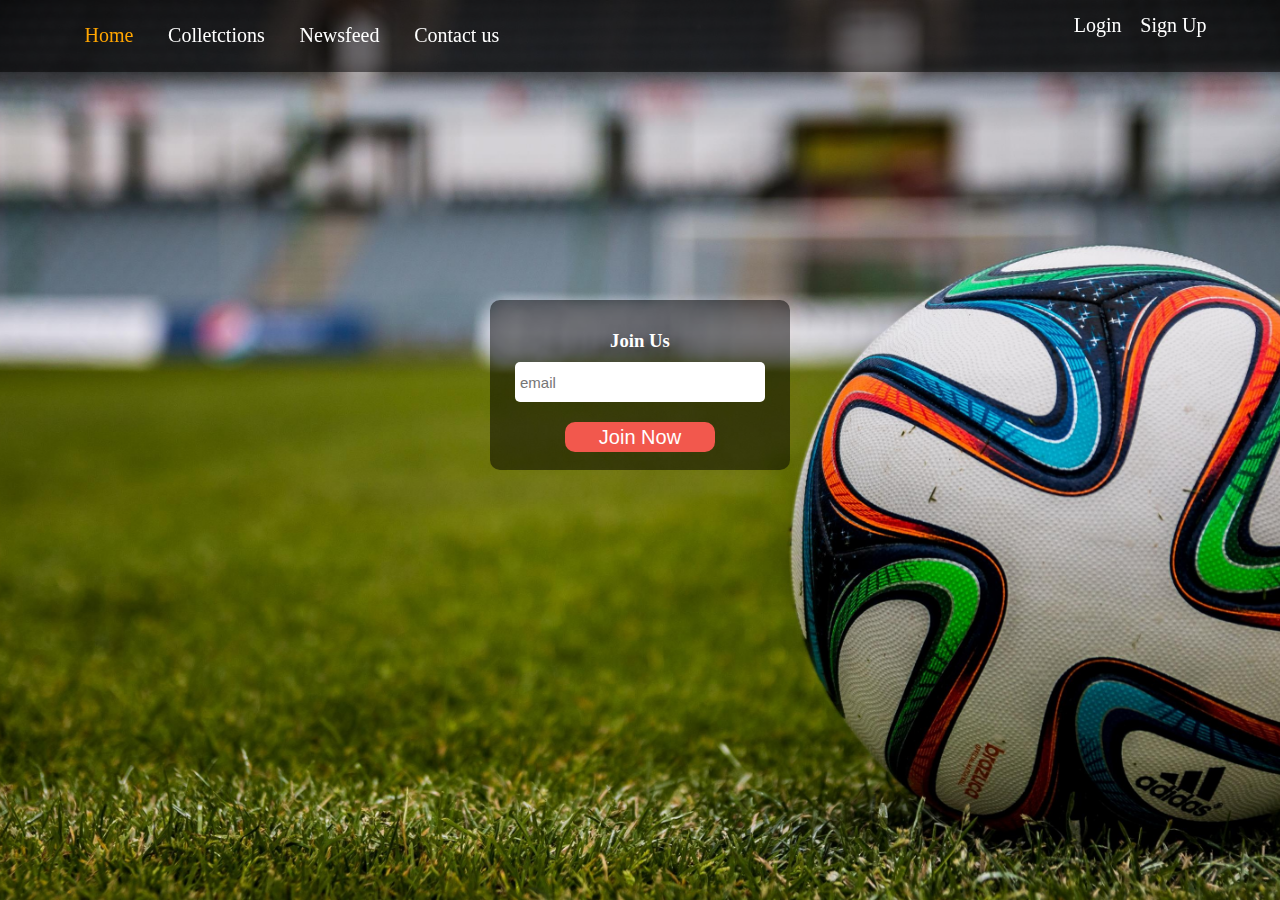
<file: index.html>
<!DOCTYPE html>
<html lang="en">
<head>
    <meta charset="UTF-8">
    <link type="text/css" rel="stylesheet" href="style.css">
	<link rel="stylesheet" href="https://use.fontawesome.com/releases/v5.3.1/css/all.css" integrity="sha384-mzrmE5qonljUremFsqc01SB46JvROS7bZs3IO2EmfFsd15uHvIt+Y8vEf7N7fWAU" crossorigin="anonymous">
    <title>Football</title>
    
</head>
<body>
    <nav class="landing-page">
		<div class="nav-bar">
			<div class="logo">
				<h1><i class="fa fa-volleyball-ball" id="gamepad"></i></h1>
			</div>
			<div class="menu">
				<a class="current" href="index.html">Home</a>
				<a href="collection.html">Colletctions</a>
				<a href="newsfeed.html">Newsfeed</a>
				<a href="contact.html">Contact us</a>
			</div>
			<div class="right-menu">
				<a href="login.html">Login</a>
				<a href="signup.html">Sign Up</a>
			</div>
		</div>
				<div class="subs">
					<div class="subscribe">
						<h3 id="subscribe-with-us">Join Us</h3>
						<form action="signup.html" method="post">
							<input type="email" class="email-input" placeholder="email">
							<button class="btn">Join Now</button>
						</form>
					</div>
				</div>
    </nav>

</body>
</html>
</file>
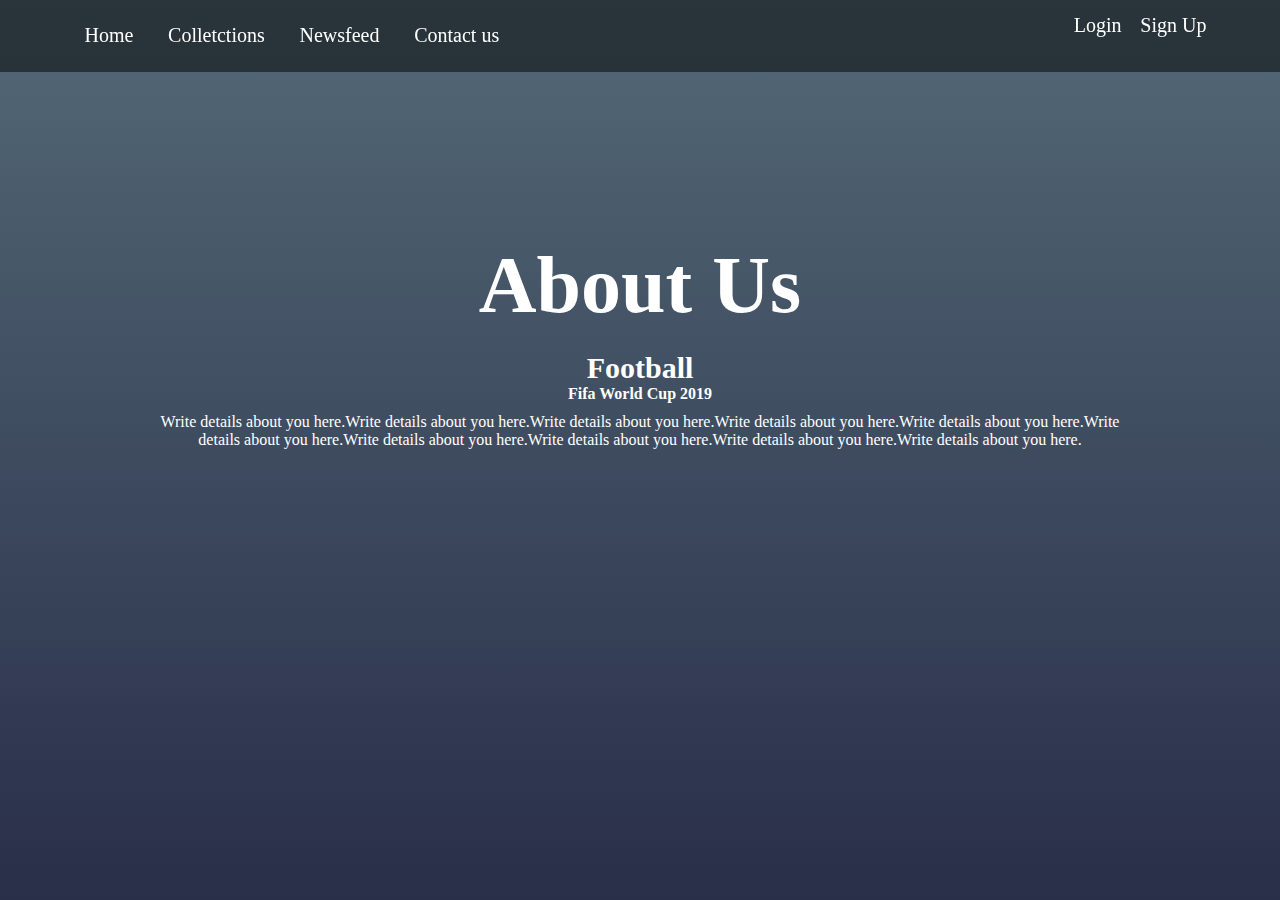
<file: about.html>
<html>
<head>
    <meta charset="UTF-8">
    <link type="text/css" rel="stylesheet" href="style.css">
	<link rel="stylesheet" href="https://use.fontawesome.com/releases/v5.3.1/css/all.css" integrity="sha384-mzrmE5qonljUremFsqc01SB46JvROS7bZs3IO2EmfFsd15uHvIt+Y8vEf7N7fWAU" crossorigin="anonymous">
    <title>About</title>
    
</head>
<body>
    <nav class="landing-page-about">
	<div class="nav-bar">
	<div class="logo">
		<h1><i class="fa fa-volleyball-ball" id="gamepad"></i></h1>
	</div>
	<div class="menu">
				<a href="index.html">Home</a>
				<a href="collection.html">Colletctions</a>
				<a href="newsfeed.html">Newsfeed</a>
				<a href="contact.html">Contact us</a>
			</div>
			<div class="right-menu">
				<a href="login.html">Login</a>
				<a href="signup.html">Sign Up</a>
			</div>
	</div>
	
	<div class="about-section">
	
	<div class="about-heading">
		<h1>About Us</h1>
	</div>
	
	<div class="upper-section">
		<h1>Football</h1>
		<h4>Fifa World Cup 2019</h4>
	</div>
	
	<div class="lower-section">
		<p>Write details about you here.Write details about you here.Write details about you here.Write details about you here.Write details about you here.Write details about you here.Write details about you here.Write details about you here.Write details about you here.Write details about you here.</p>
	</div>
	
	</div>
	
    </nav>
</body>
</html>
</file>
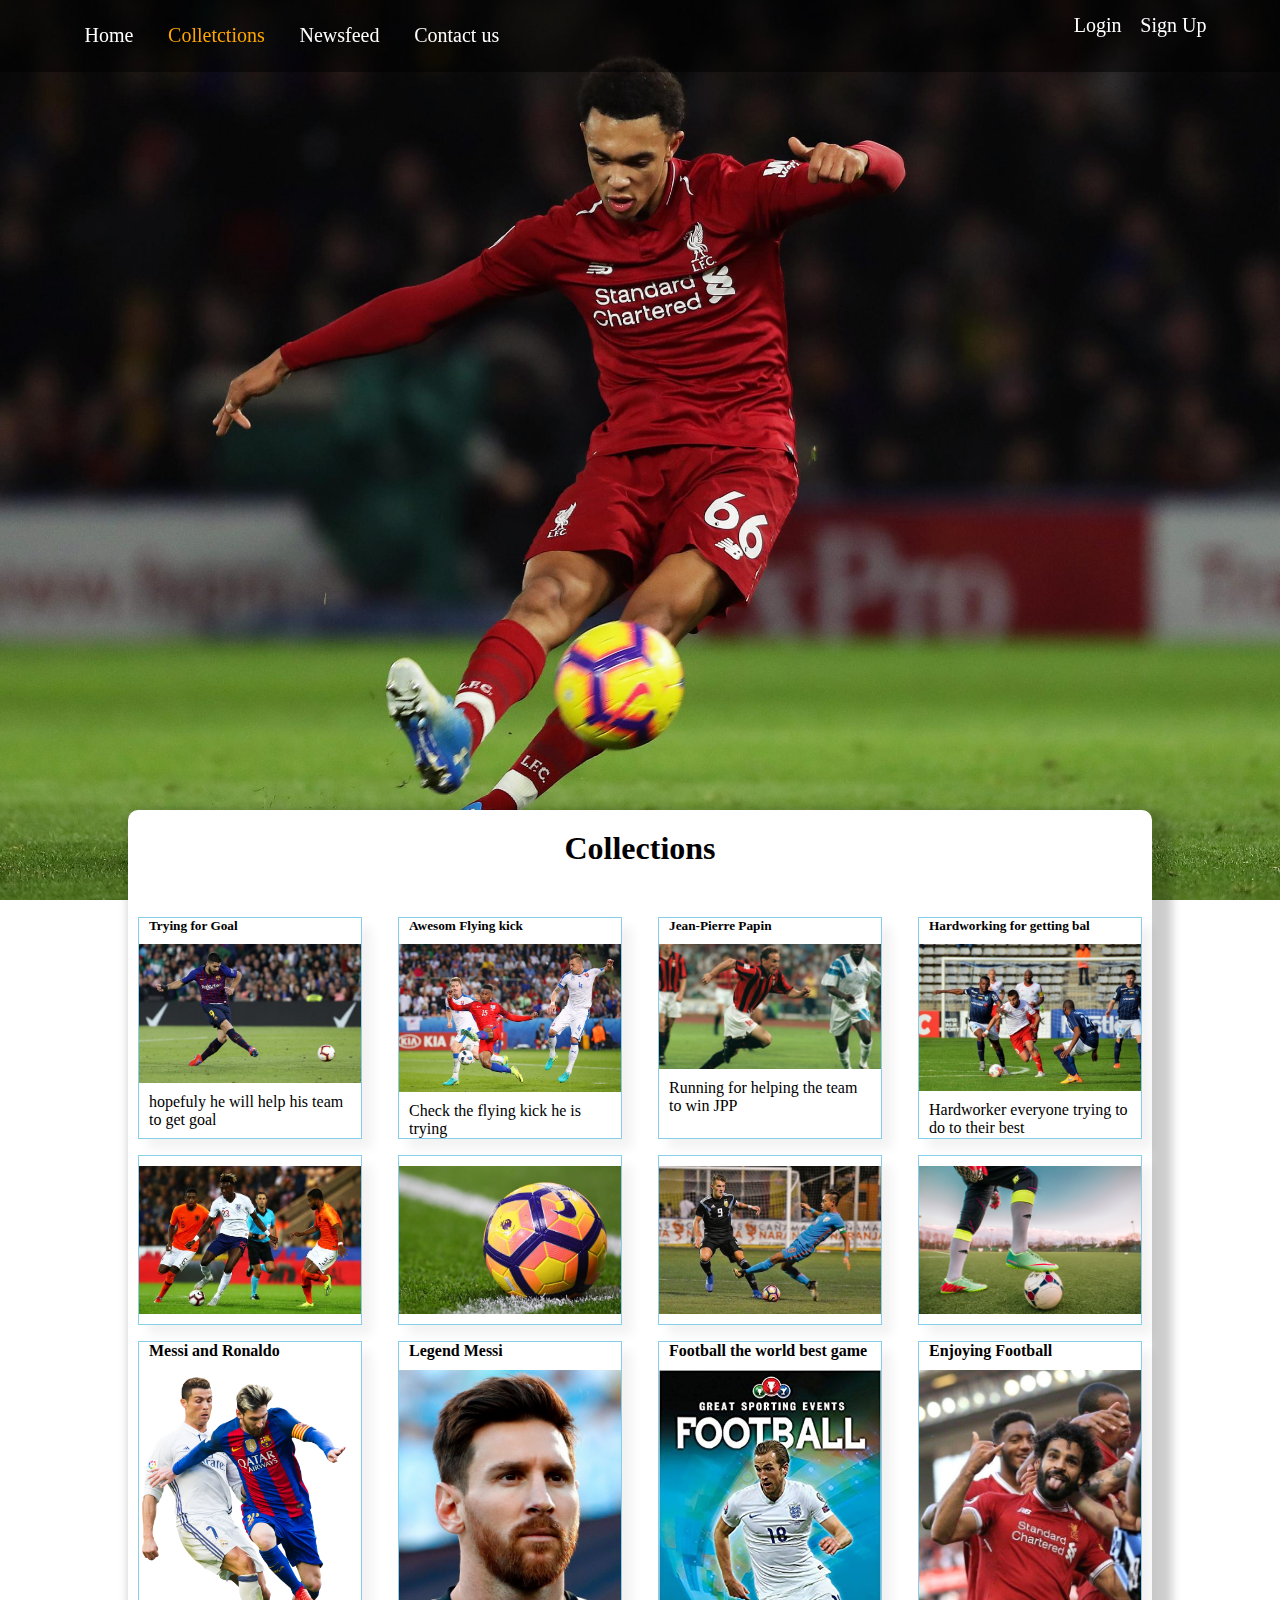
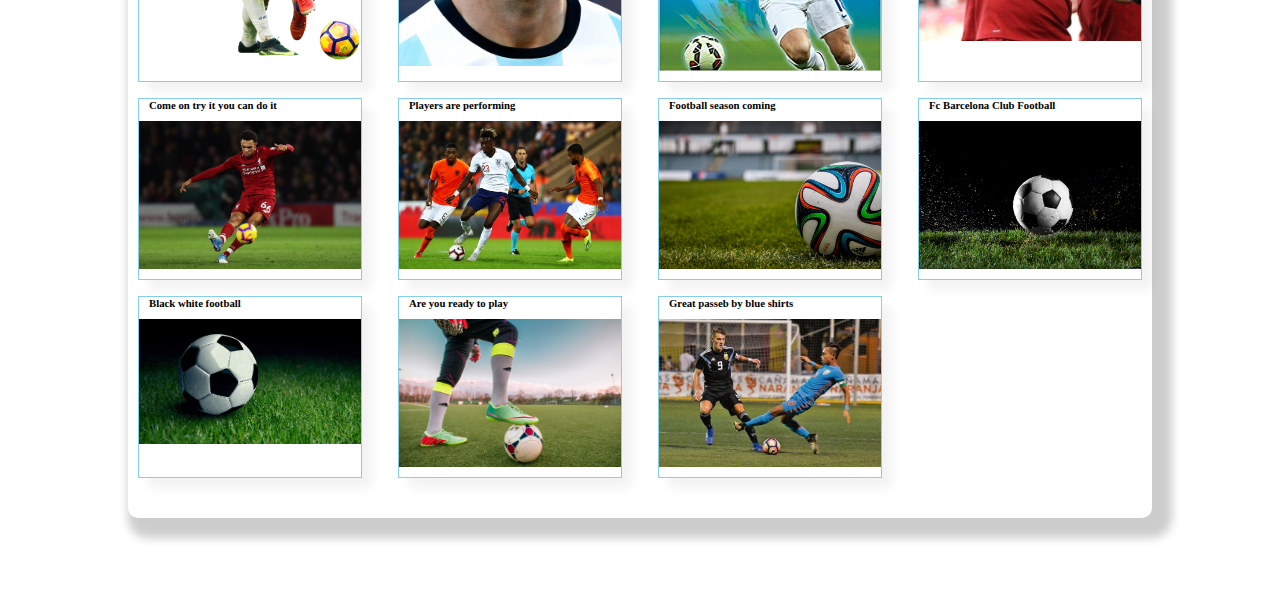
<file: collection.html>
<html lang="en">
<head>
    <meta charset="UTF-8">
    <link type="text/css" rel="stylesheet" href="style.css">
	<link rel="stylesheet" href="https://use.fontawesome.com/releases/v5.3.1/css/all.css" integrity="sha384-mzrmE5qonljUremFsqc01SB46JvROS7bZs3IO2EmfFsd15uHvIt+Y8vEf7N7fWAU" crossorigin="anonymous">
    <title>Collections</title>
    
</head>
<body>
    <nav class="landing-page-blog">
		<div class="nav-bar">
			<div class="logo">
				<h1><i class="fa fa-volleyball-ball" id="gamepad"></i></h1>
			</div>
			<div class="menu">
				<a href="index.html">Home</a>
				<a class="current" href="collection.html">Colletctions</a>
				<a href="newsfeed.html">Newsfeed</a>
				<a href="contact.html">Contact us</a>
			</div>
			<div class="right-menu">
				<a href="login.html">Login</a>
				<a href="signup.html">Sign Up</a>
			</div>
		</div>
    </nav>
	
	<div class="content-main">
		<h1>Collections</h1>
			<div class="grid">
				<div class="blogs">
					<h5>Trying for Goal</h5>
					<img src="images/13.jpg" alt="tryinggoal">
					<p>hopefuly he will help his team to get goal</p>
				</div>
				<div class="blogs">
					<h5>Awesom Flying kick</h5>
					<img src="images/12.jpg"  alt="flying kick">
					<p>Check the flying kick he is trying</p>
				</div>
				<div class="blogs">
					<h5>Jean-Pierre Papin</h5>
					<img src="images/blog4.jpg"  alt="Jean-Pierre Papin">
					<p>Running for helping the team to win JPP</p>
				</div>
				<div class="blogs">
					<h5>Hardworking for getting bal</h5>
					<img src="images/11.jpg" alt="getting bal">
					<p>Hardworker everyone trying to do to their best</p>
				</div>
				<div class="blogs">
					<img src="images/10.jpg" alt="img10">
					<p></p>
				</div>
				<div class="blogs">
					<img src="images/9.jpg" alt="img9">
				</div>
				<div class="blogs">
					<img src="images/7.jpg" alt="img7">
				</div>
				<div class="blogs">
					<img src="images/6.jpg" alt="img6">
				</div>
				<div class="blogs">
					<h4>Messi and Ronaldo</h4>
					<img src="images/8.jpg" alt="messi ronaldo">

				</div>
				<div class="blogs">
					<h4>Legend Messi</h4>
					<img src="images/blog5.jpg" alt="blog5">
				</div>
				<div class="blogs">
					<h4>Football the world best game</h4>
					<img src="images/14.jpg" alt="img14">
				</div>
				<div class="blogs">
					<h4>Enjoying Football </h4>
					<img src="images/17.jpg" alt="img16">
				</div>

				<div class="blogs">
					<h6>Come on try it you can do it </h6>
					<img src="images/1.jpg" alt="img1">
				</div>
				<div class="blogs">
					<h6>Players are performing</h6>
					<img src="images/10.jpg" alt="img10">
				</div>
				<div class="blogs">
					<h6>Football season coming </h6>
					<img src="images/2.jpg" alt="img2">
				</div>
				
				<div class="blogs">
					<h6>Fc Barcelona Club Football </h6>
					<img src="images/3.jpg" alt="img3">
				</div>
				<div class="blogs">
					<h6>Black white football </h6>
					<img src="images/4.jpg" alt="img4">
				</div>
				<div class="blogs">
					<h6>Are you ready to play </h6>
					<img src="images/6.jpg" alt="img6">
				</div>
				<div class="blogs">
					<h6>Great passeb by blue shirts </h6>
					<img src="images/7.jpg" alt="img7">
				</div>
			</div>
		<div class="spacing">
		</div>
	</div>
</body>
</html>
</file>
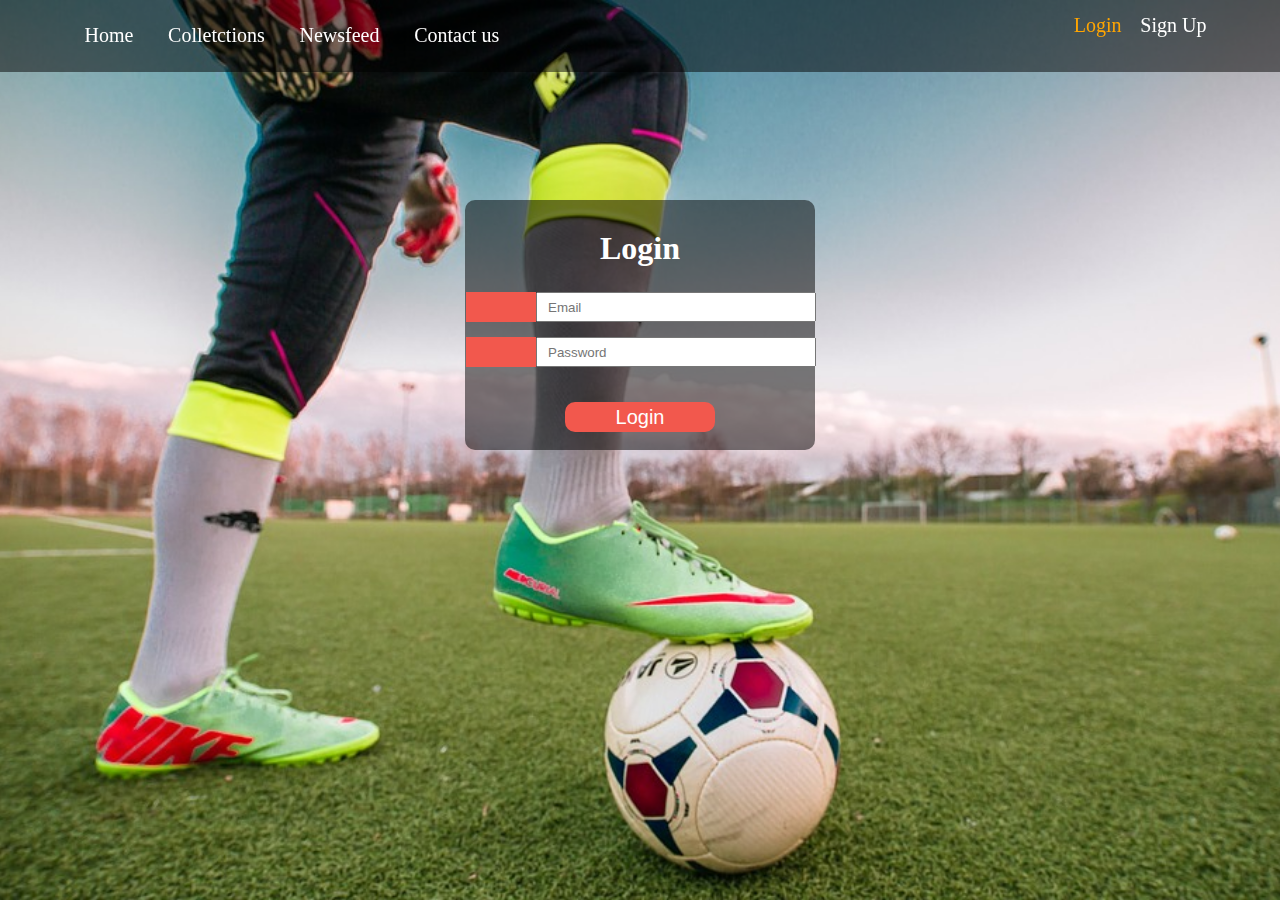
<file: login.html>
<!DOCTYPE html>
<html lang="en">
<head>
    <meta charset="UTF-8">
    <link type="text/css" rel="stylesheet" href="style.css">
	<link rel="stylesheet" href="https://use.fontawesome.com/releases/v5.3.1/css/all.css" integrity="sha384-mzrmE5qonljUremFsqc01SB46JvROS7bZs3IO2EmfFsd15uHvIt+Y8vEf7N7fWAU" crossorigin="anonymous">
    <title>Login</title>
    
</head>
<body>
    <nav class="landing-page-login">
	<div class="nav-bar">
	<div class="logo">
		<h1><i class="fa fa-volleyball-ball" id="gamepad"></i></h1>
	</div>
	<div class="menu">
		<a href="index.html">Home</a>
		<a href="collection.html">Colletctions</a>
		<a href="newsfeed.html">Newsfeed</a>
		<a href="contact.html">Contact us</a>
	</div>
	<div class="right-menu">
		<a class="current" href="login.html">Login</a>
		<a href="signup.html">Sign Up</a>
	</div>
	</div>
	
	<div class="login-form">
	<div class="subscribe">
		<h1>Login</h1>
		<form>
			<div class="input-container form">
    		<i class="fa fa-envelope icon"></i>
    		<input class="input-field" type="text" placeholder="Email" name="email">
  		</div>
	   <div class="input-container form">
	   		 <i class="fa fa-key icon"></i>
	    	<input class="input-field" type="password" placeholder="Password" name="psw">
	  </div>
		<button class="btn">Login</button>
		</form>
		
	</div>
	</div>
	
    </nav>
</body>
</html>
</file>
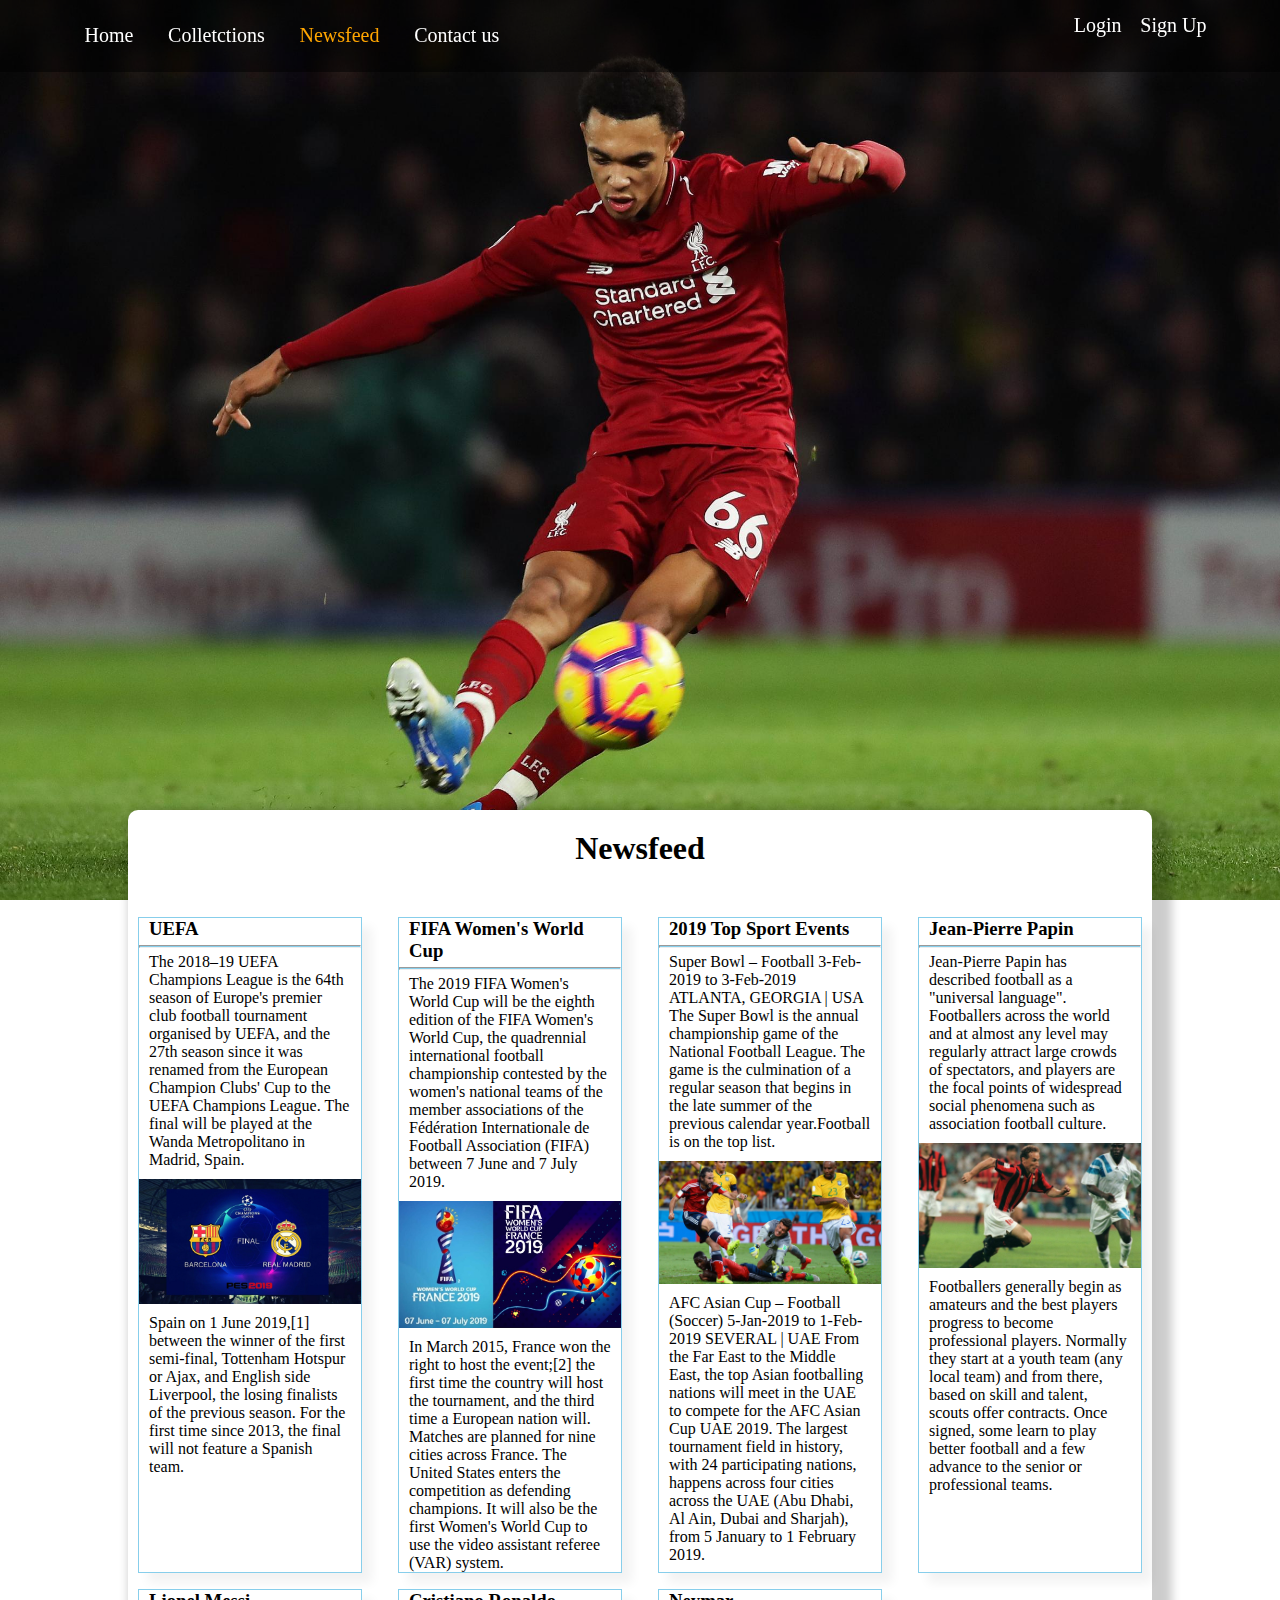
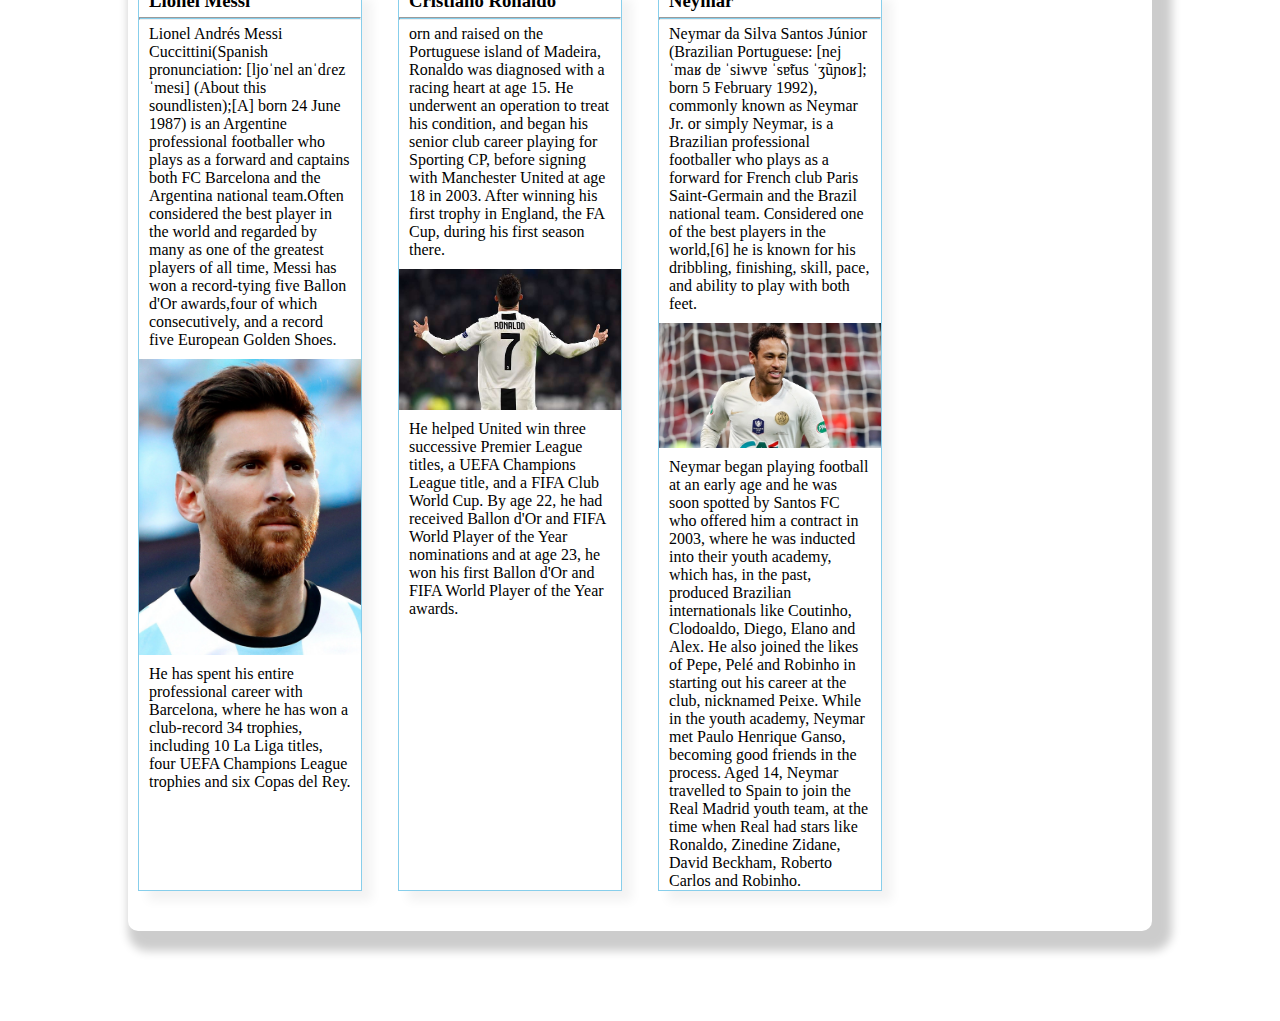
<file: newsfeed.html>
<html lang="en">
<head>
    <meta charset="UTF-8">
    <link type="text/css" rel="stylesheet" href="style.css">
	<link rel="stylesheet" href="https://use.fontawesome.com/releases/v5.3.1/css/all.css" integrity="sha384-mzrmE5qonljUremFsqc01SB46JvROS7bZs3IO2EmfFsd15uHvIt+Y8vEf7N7fWAU" crossorigin="anonymous">
    <title>Collections</title>
    
</head>
<body>
    <nav class="landing-page-blog">
	<div class="nav-bar">
	<div class="logo">
		<h1><i class="fa fa-volleyball-ball" id="gamepad"></i></h1>
	</div>
	<div class="menu">
		<a href="index.html">Home</a>
		<a href="collection.html">Colletctions</a>
		<a class="current" href="newsfeed.html">Newsfeed</a>
		<a href="contact.html">Contact us</a>
	</div>
	<div class="right-menu">
		<a href="login.html">Login</a>
		<a href="signup.html">Sign Up</a>
	</div>
	</div>
	
	
	
    </nav>
	
	<div class="content-main">
		<h1>Newsfeed</h1>
		<div class="grid">
		<div class="blogs">
			<h3>UEFA</h3>
			<hr class="hrline">
			<p>The 2018–19 UEFA Champions League is the 64th season of Europe's premier club football tournament organised by UEFA, and the 27th season since it was renamed from the European Champion Clubs' Cup to the UEFA Champions League. The final will be played at the Wanda Metropolitano in Madrid, Spain.</p>
			<img src="images/blog1.jpg">
			<p>
			Spain on 1 June 2019,[1] between the winner of the first semi-final, Tottenham Hotspur or Ajax, and English side Liverpool, the losing finalists of the previous season. For the first time since 2013, the final will not feature a Spanish team.</p>
		</div>
		<div class="blogs">
			<h3>FIFA Women's World Cup</h3>
			<hr class="hrline">
			<p>The 2019 FIFA Women's World Cup will be the eighth edition of the FIFA Women's World Cup, the quadrennial international football championship contested by the women's national teams of the member associations of the Fédération Internationale de Football Association (FIFA) between 7 June and 7 July 2019.</p>
			<img src="images/blog2.jpg">
			<p> In March 2015, France won the right to host the event;[2] the first time the country will host the tournament, and the third time a European nation will. Matches are planned for nine cities across France. The United States enters the competition as defending champions. It will also be the first Women's World Cup to use the video assistant referee (VAR) system.</p>
		</div>
		<div class="blogs">
			<h3>2019 Top Sport Events</h3>
			<hr class="hrline">
			<p>Super Bowl – Football 3-Feb-2019 to 3-Feb-2019 ATLANTA, GEORGIA | USA The Super Bowl is the annual championship game of the National Football League. The game is the culmination of a regular season that begins in the late summer of the previous calendar year.Football is on the top list.</p>
			<img src="images/blog3.jpg">
			<p>AFC Asian Cup – Football (Soccer) 5-Jan-2019 to 1-Feb-2019 SEVERAL | UAE From the Far East to the Middle East, the top Asian footballing nations will meet in the UAE to compete for the AFC Asian Cup UAE 2019. The largest tournament field in history, with 24 participating nations, happens across four cities across the UAE (Abu Dhabi, Al Ain, Dubai and Sharjah), from 5 January to 1 February 2019.</p>
		</div>
		<div class="blogs">
			<h3>Jean-Pierre Papin</h3>
			<hr class="hrline">
			<p>Jean-Pierre Papin has described football as a "universal language". Footballers across the world and at almost any level may regularly attract large crowds of spectators, and players are the focal points of widespread social phenomena such as association football culture.</p>
			<img src="images/blog4.jpg">
			<p>Footballers generally begin as amateurs and the best players progress to become professional players. Normally they start at a youth team (any local team) and from there, based on skill and talent, scouts offer contracts. Once signed, some learn to play better football and a few advance to the senior or professional teams.</p>
		</div>
		<div class="blogs">
			<h3>Lionel Messi</h3>
			<hr class="hrline">
			<p>Lionel Andrés Messi Cuccittini(Spanish pronunciation: [ljoˈnel anˈdɾez ˈmesi] (About this soundlisten);[A] born 24 June 1987) is an Argentine professional footballer who plays as a forward and captains both FC Barcelona and the Argentina national team.Often considered the best player in the world and regarded by many as one of the greatest players of all time, Messi has won a record-tying five Ballon d'Or awards,four of which consecutively, and a record five European Golden Shoes.</p>
			<img src="images/blog5.jpg">
			<p>He has spent his entire professional career with Barcelona, where he has won a club-record 34 trophies, including 10 La Liga titles, four UEFA Champions League trophies and six Copas del Rey.</p>
		</div>
		<div class="blogs">
			<h3>Cristiano Ronaldo</h3>
			<hr class="hrline">
			<p>orn and raised on the Portuguese island of Madeira, Ronaldo was diagnosed with a racing heart at age 15. He underwent an operation to treat his condition, and began his senior club career playing for Sporting CP, before signing with Manchester United at age 18 in 2003. After winning his first trophy in England, the FA Cup, during his first season there.</p>
			<img src="images/blog6.jpg">
			<p>He helped United win three successive Premier League titles, a UEFA Champions League title, and a FIFA Club World Cup. By age 22, he had received Ballon d'Or and FIFA World Player of the Year nominations and at age 23, he won his first Ballon d'Or and FIFA World Player of the Year awards.</p>
		</div>
		<div class="blogs">
			<h3>Neymar</h3>
			<hr class="hrline">
			<p>Neymar da Silva Santos Júnior (Brazilian Portuguese: [nejˈmaʁ dɐ ˈsiwvɐ ˈsɐ̃tus ˈʒũɲoʁ]; born 5 February 1992), commonly known as Neymar Jr. or simply Neymar, is a Brazilian professional footballer who plays as a forward for French club Paris Saint-Germain and the Brazil national team. Considered one of the best players in the world,[6] he is known for his dribbling, finishing, skill, pace, and ability to play with both feet.</p>
			<img src="images/blog7.jpg">
			<p>Neymar began playing football at an early age and he was soon spotted by Santos FC who offered him a contract in 2003, where he was inducted into their youth academy, which has, in the past, produced Brazilian internationals like Coutinho, Clodoaldo, Diego, Elano and Alex. He also joined the likes of Pepe, Pelé and Robinho in starting out his career at the club, nicknamed Peixe. While in the youth academy, Neymar met Paulo Henrique Ganso, becoming good friends in the process. Aged 14, Neymar travelled to Spain to join the Real Madrid youth team, at the time when Real had stars like Ronaldo, Zinedine Zidane, David Beckham, Roberto Carlos and Robinho.</p>
		</div>
	</div>
	<div class="spacing">
	</div>
	</div>
</body>
</html>
</file>
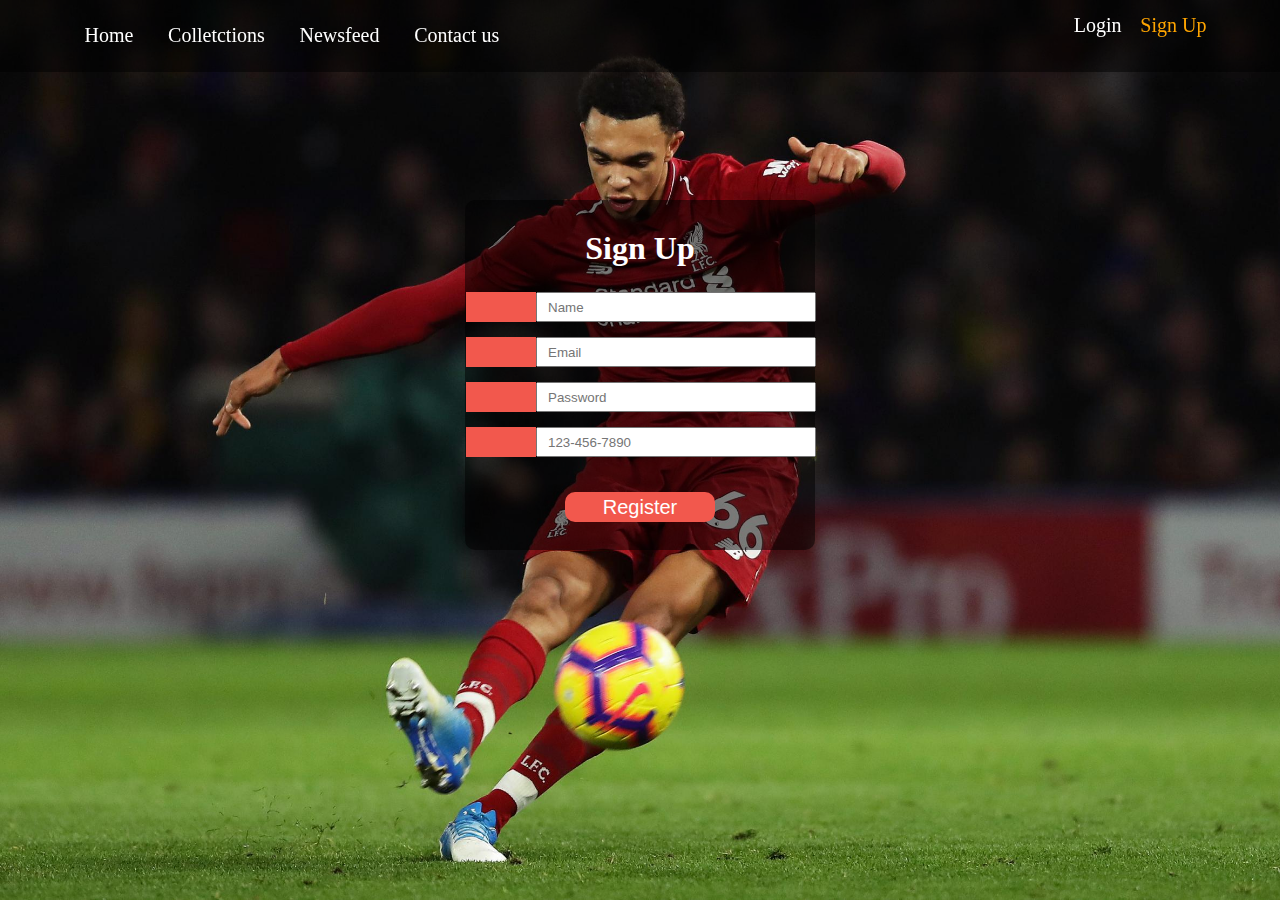
<file: signup.html>
<!DOCTYPE html>
<html lang="en">
<head>
    <meta charset="UTF-8">
    <link type="text/css" rel="stylesheet" href="style.css">
	<link rel="stylesheet" href="https://use.fontawesome.com/releases/v5.3.1/css/all.css" integrity="sha384-mzrmE5qonljUremFsqc01SB46JvROS7bZs3IO2EmfFsd15uHvIt+Y8vEf7N7fWAU" crossorigin="anonymous">
    <title>Sign Up</title>
    
</head>
<body>
    <nav class="landing-page-signup">
	<div class="nav-bar">
	<div class="logo">
		<h1><i class="fa fa-volleyball-ball" id="gamepad"></i></h1>
	</div>
	<div class="menu">
		<a href="index.html">Home</a>
		<a href="collection.html">Colletctions</a>
		<a href="newsfeed.html">Newsfeed</a>
		<a href="contact.html">Contact us</a>
	</div>
	<div class="right-menu">
		<a href="login.html">Login</a>
		<a class="current" href="signup.html">Sign Up</a>
	</div>
	</div>
	
	<div class="signup-form">
	<div class="subscribe">
		<h1>Sign Up</h1>
		<form>
			
		 <div class="input-container form">
		    <i class="fa fa-user icon"></i>
    		<input class="input-field" type="text" placeholder="Name" name="usrnm">
  		</div>
  		<div class="input-container form">
    		<i class="fa fa-envelope icon"></i>
    		<input class="input-field" type="text" placeholder="Email" name="email">
  		</div>
	   <div class="input-container form">
	   		 <i class="fa fa-key icon"></i>
	    	<input class="input-field" type="password" placeholder="Password" name="psw">
	  </div>
	  
	  <div class="input-container form">
	  		<i class="fa fa-mobile icon"></i>
	    	<input class="input-field" type="text" placeholder="123-456-7890" name="mbl">
	  </div>
		
		<button class="btn">Register</button>
		</form>
	</div>
	</div>
	
    </nav>
</body>
</html>
</file>
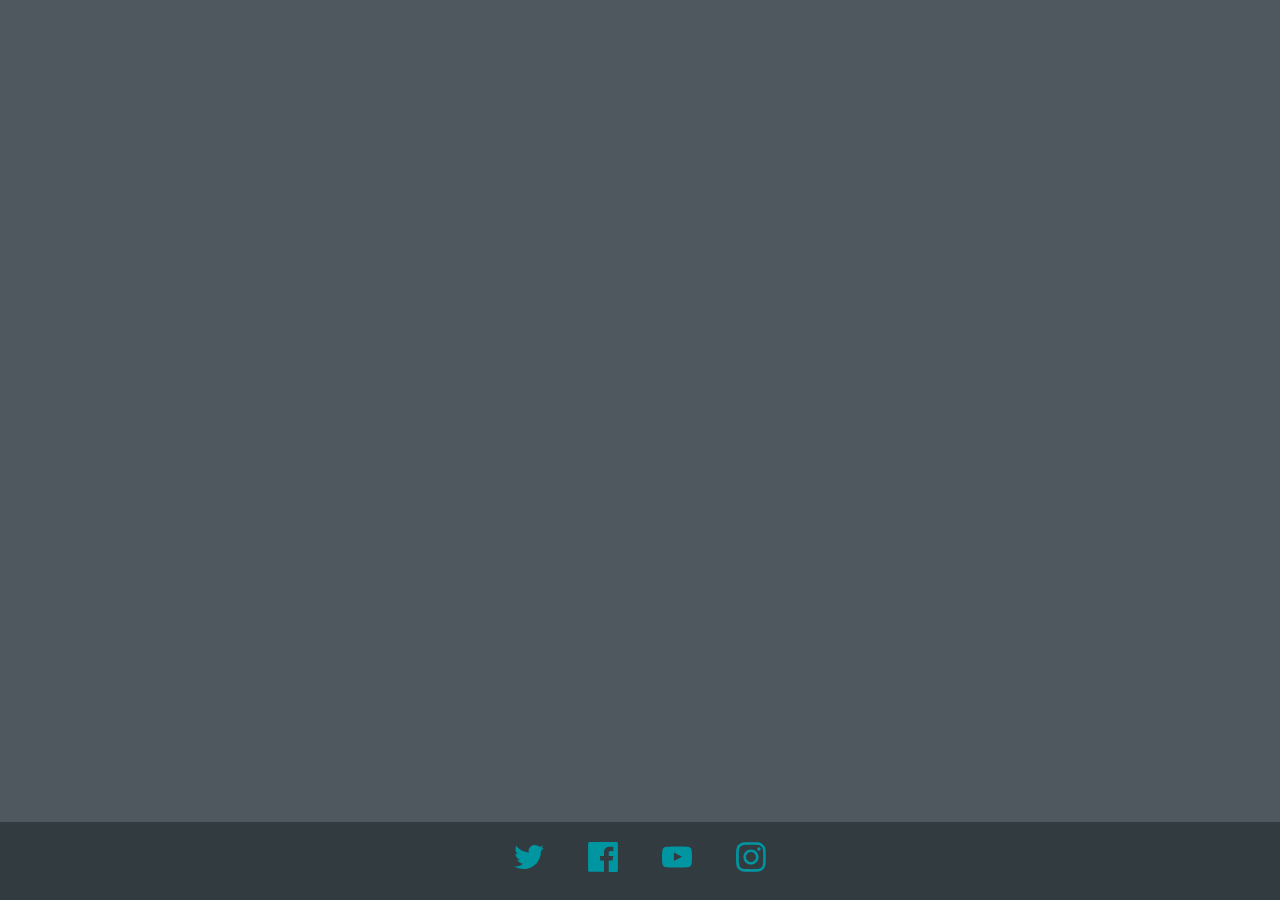
<file: footer/footer.html>
<!DOCTYPE html>
<html>
<head>
  <title>Footer</title>
  <link rel="stylesheet" type="text/css" href="footer.css">
</head>
<body>
<footer>
    <div class="social-media-links">
      <ul>
        <li>
          <!-- twitter -->
          <a href="#">
            <svg class="glow" xmlns="http://www.w3.org/2000/svg" viewBox="0 0 30 30">
              <path class="st0" d="M9.5 27.1c11.2 0 17.4-9.3 17.4-17.4 0-0.3 0-0.5 0-0.8 1.2-0.9 2.2-1.9 3-3.2 -1.1 0.5-2.3 0.8-3.5 1 1.3-0.8 2.2-2 2.7-3.4 -1.2 0.7-2.5 1.2-3.9 1.5 -1.1-1.2-2.7-1.9-4.5-1.9 -3.4 0-6.1 2.7-6.1 6.1 0 0.5 0.1 0.9 0.2 1.4C9.7 10.1 5.2 7.7 2.2 4 1.7 4.9 1.4 6 1.4 7.1c0 2.1 1.1 4 2.7 5.1 -1 0-1.9-0.3-2.8-0.8 0 0 0 0.1 0 0.1 0 3 2.1 5.4 4.9 6 -0.5 0.1-1.1 0.2-1.6 0.2 -0.4 0-0.8 0-1.1-0.1 0.8 2.4 3 4.2 5.7 4.2 -2.1 1.6-4.7 2.6-7.6 2.6 -0.5 0-1 0-1.5-0.1C2.8 26.1 6 27.1 9.5 27.1"/>
            </svg>
            <svg xmlns="http://www.w3.org/2000/svg" viewBox="0 0 30 30">
              <path class="st0" d="M9.5 27.1c11.2 0 17.4-9.3 17.4-17.4 0-0.3 0-0.5 0-0.8 1.2-0.9 2.2-1.9 3-3.2 -1.1 0.5-2.3 0.8-3.5 1 1.3-0.8 2.2-2 2.7-3.4 -1.2 0.7-2.5 1.2-3.9 1.5 -1.1-1.2-2.7-1.9-4.5-1.9 -3.4 0-6.1 2.7-6.1 6.1 0 0.5 0.1 0.9 0.2 1.4C9.7 10.1 5.2 7.7 2.2 4 1.7 4.9 1.4 6 1.4 7.1c0 2.1 1.1 4 2.7 5.1 -1 0-1.9-0.3-2.8-0.8 0 0 0 0.1 0 0.1 0 3 2.1 5.4 4.9 6 -0.5 0.1-1.1 0.2-1.6 0.2 -0.4 0-0.8 0-1.1-0.1 0.8 2.4 3 4.2 5.7 4.2 -2.1 1.6-4.7 2.6-7.6 2.6 -0.5 0-1 0-1.5-0.1C2.8 26.1 6 27.1 9.5 27.1"/>
            </svg>
          </a>
        </li>
        <li>
          <!-- facebook -->
          <a href="#">
            <svg class="glow" xmlns="http://www.w3.org/2000/svg" viewBox="0 0 30 30">
              <path class="st0" d="M28.3 0.1H1.7c-0.9 0-1.6 0.7-1.6 1.6v26.5c0 0.9 0.7 1.6 1.6 1.6H16V18.4h-3.9v-4.5H16v-3.3c0-3.9 2.4-5.9 5.8-5.9 1.6 0 3.1 0.1 3.5 0.2v4l-2.4 0c-1.9 0-2.2 0.9-2.2 2.2v2.9h4.5l-0.6 4.5h-3.9v11.5h7.6c0.9 0 1.6-0.7 1.6-1.6V1.7C29.9 0.8 29.2 0.1 28.3 0.1z"/>
            </svg>
            <svg xmlns="http://www.w3.org/2000/svg" viewBox="0 0 30 30">
              <path class="st0" d="M28.3 0.1H1.7c-0.9 0-1.6 0.7-1.6 1.6v26.5c0 0.9 0.7 1.6 1.6 1.6H16V18.4h-3.9v-4.5H16v-3.3c0-3.9 2.4-5.9 5.8-5.9 1.6 0 3.1 0.1 3.5 0.2v4l-2.4 0c-1.9 0-2.2 0.9-2.2 2.2v2.9h4.5l-0.6 4.5h-3.9v11.5h7.6c0.9 0 1.6-0.7 1.6-1.6V1.7C29.9 0.8 29.2 0.1 28.3 0.1z"/>
            </svg>
          </a>
        </li>
        <li>
          <!-- youtube -->
          <a href="#">
            <svg class="glow" xmlns="http://www.w3.org/2000/svg" viewBox="0 0 30 30">
              <path class="st0" d="M29.7 9c0 0-0.3-2.1-1.2-3 -1.1-1.2-2.4-1.2-3-1.3C21.3 4.5 15 4.5 15 4.5h0c0 0-6.3 0-10.5 0.3C3.9 4.8 2.6 4.8 1.5 6 0.6 6.9 0.3 9 0.3 9S0 11.4 0 13.9v2.3C0 18.6 0.3 21 0.3 21s0.3 2.1 1.2 3c1.1 1.2 2.6 1.2 3.3 1.3C7.2 25.5 15 25.6 15 25.6s6.3 0 10.5-0.3c0.6-0.1 1.9-0.1 3-1.3 0.9-0.9 1.2-3 1.2-3s0.3-2.4 0.3-4.9v-2.3C30 11.4 29.7 9 29.7 9zM11.9 18.9l0-8.4 8.1 4.2L11.9 18.9z"/>
            </svg>
            <svg xmlns="http://www.w3.org/2000/svg" viewBox="0 0 30 30">
              <path class="st0" d="M29.7 9c0 0-0.3-2.1-1.2-3 -1.1-1.2-2.4-1.2-3-1.3C21.3 4.5 15 4.5 15 4.5h0c0 0-6.3 0-10.5 0.3C3.9 4.8 2.6 4.8 1.5 6 0.6 6.9 0.3 9 0.3 9S0 11.4 0 13.9v2.3C0 18.6 0.3 21 0.3 21s0.3 2.1 1.2 3c1.1 1.2 2.6 1.2 3.3 1.3C7.2 25.5 15 25.6 15 25.6s6.3 0 10.5-0.3c0.6-0.1 1.9-0.1 3-1.3 0.9-0.9 1.2-3 1.2-3s0.3-2.4 0.3-4.9v-2.3C30 11.4 29.7 9 29.7 9zM11.9 18.9l0-8.4 8.1 4.2L11.9 18.9z"/>
            </svg>
          </a>
        </li>
        <li>
          <!-- instagram -->
          <a href="#">
            <svg class="glow" xmlns="http://www.w3.org/2000/svg" viewBox="0 0 30 30">
              <path class="st0" d="M15 2.8c4 0 4.4 0 6 0.1 1.4 0.1 2.2 0.3 2.8 0.5 0.7 0.3 1.2 0.6 1.7 1.1 0.5 0.5 0.8 1 1.1 1.7C26.8 6.8 27 7.6 27.1 9c0.1 1.6 0.1 2 0.1 6s0 4.4-0.1 6c-0.1 1.4-0.3 2.2-0.5 2.8 -0.3 0.7-0.6 1.2-1.1 1.7 -0.5 0.5-1 0.8-1.7 1.1 -0.5 0.2-1.3 0.4-2.8 0.5 -1.6 0.1-2 0.1-6 0.1s-4.4 0-6-0.1c-1.4-0.1-2.2-0.3-2.8-0.5 -0.7-0.3-1.2-0.6-1.7-1.1 -0.5-0.5-0.8-1-1.1-1.7C3.2 23.2 3 22.4 2.9 21c-0.1-1.6-0.1-2-0.1-6s0-4.4 0.1-6C3 7.6 3.2 6.8 3.4 6.2 3.7 5.5 4 5.1 4.5 4.5c0.5-0.5 1-0.8 1.7-1.1C6.8 3.2 7.6 3 9 2.9 10.6 2.8 11 2.8 15 2.8M15 0.2c-4 0-4.5 0-6.1 0.1C7.3 0.3 6.2 0.6 5.3 0.9c-1 0.4-1.8 0.9-2.6 1.7C1.8 3.5 1.3 4.3 0.9 5.3c-0.4 0.9-0.6 2-0.7 3.6C0.2 10.5 0.1 11 0.1 15c0 4 0 4.5 0.1 6.1 0.1 1.6 0.3 2.7 0.7 3.6 0.4 1 0.9 1.8 1.7 2.6 0.8 0.8 1.7 1.3 2.6 1.7 0.9 0.4 2 0.6 3.6 0.7 1.6 0.1 2.1 0.1 6.1 0.1s4.5 0 6.1-0.1c1.6-0.1 2.7-0.3 3.6-0.7 1-0.4 1.8-0.9 2.6-1.7 0.8-0.8 1.3-1.7 1.7-2.6 0.4-0.9 0.6-2 0.7-3.6 0.1-1.6 0.1-2.1 0.1-6.1s0-4.5-0.1-6.1c-0.1-1.6-0.3-2.7-0.7-3.6 -0.4-1-0.9-1.8-1.7-2.6 -0.8-0.8-1.7-1.3-2.6-1.7 -0.9-0.4-2-0.6-3.6-0.7C19.5 0.2 19 0.2 15 0.2L15 0.2z"/>
              <path class="st0" d="M15 7.4c-4.2 0-7.6 3.4-7.6 7.6s3.4 7.6 7.6 7.6 7.6-3.4 7.6-7.6S19.2 7.4 15 7.4zM15 20c-2.7 0-5-2.2-5-5s2.2-5 5-5c2.7 0 5 2.2 5 5S17.7 20 15 20z"/>
              <circle class="st0" cx="22.9" cy="7.1" r="1.8"/>
            </svg>
            <svg xmlns="http://www.w3.org/2000/svg" viewBox="0 0 30 30">
              <path class="st0" d="M15 2.8c4 0 4.4 0 6 0.1 1.4 0.1 2.2 0.3 2.8 0.5 0.7 0.3 1.2 0.6 1.7 1.1 0.5 0.5 0.8 1 1.1 1.7C26.8 6.8 27 7.6 27.1 9c0.1 1.6 0.1 2 0.1 6s0 4.4-0.1 6c-0.1 1.4-0.3 2.2-0.5 2.8 -0.3 0.7-0.6 1.2-1.1 1.7 -0.5 0.5-1 0.8-1.7 1.1 -0.5 0.2-1.3 0.4-2.8 0.5 -1.6 0.1-2 0.1-6 0.1s-4.4 0-6-0.1c-1.4-0.1-2.2-0.3-2.8-0.5 -0.7-0.3-1.2-0.6-1.7-1.1 -0.5-0.5-0.8-1-1.1-1.7C3.2 23.2 3 22.4 2.9 21c-0.1-1.6-0.1-2-0.1-6s0-4.4 0.1-6C3 7.6 3.2 6.8 3.4 6.2 3.7 5.5 4 5.1 4.5 4.5c0.5-0.5 1-0.8 1.7-1.1C6.8 3.2 7.6 3 9 2.9 10.6 2.8 11 2.8 15 2.8M15 0.2c-4 0-4.5 0-6.1 0.1C7.3 0.3 6.2 0.6 5.3 0.9c-1 0.4-1.8 0.9-2.6 1.7C1.8 3.5 1.3 4.3 0.9 5.3c-0.4 0.9-0.6 2-0.7 3.6C0.2 10.5 0.1 11 0.1 15c0 4 0 4.5 0.1 6.1 0.1 1.6 0.3 2.7 0.7 3.6 0.4 1 0.9 1.8 1.7 2.6 0.8 0.8 1.7 1.3 2.6 1.7 0.9 0.4 2 0.6 3.6 0.7 1.6 0.1 2.1 0.1 6.1 0.1s4.5 0 6.1-0.1c1.6-0.1 2.7-0.3 3.6-0.7 1-0.4 1.8-0.9 2.6-1.7 0.8-0.8 1.3-1.7 1.7-2.6 0.4-0.9 0.6-2 0.7-3.6 0.1-1.6 0.1-2.1 0.1-6.1s0-4.5-0.1-6.1c-0.1-1.6-0.3-2.7-0.7-3.6 -0.4-1-0.9-1.8-1.7-2.6 -0.8-0.8-1.7-1.3-2.6-1.7 -0.9-0.4-2-0.6-3.6-0.7C19.5 0.2 19 0.2 15 0.2L15 0.2z"/>
              <path class="st0" d="M15 7.4c-4.2 0-7.6 3.4-7.6 7.6s3.4 7.6 7.6 7.6 7.6-3.4 7.6-7.6S19.2 7.4 15 7.4zM15 20c-2.7 0-5-2.2-5-5s2.2-5 5-5c2.7 0 5 2.2 5 5S17.7 20 15 20z"/>
              <circle class="st0" cx="22.9" cy="7.1" r="1.8"/>
            </svg>
          </a>
        </li>
      </ul>
    </div>
  </footer>
</body>
</html>
</file>
<file: style.css>
*{
	margin:0;
	padding:0;
	color:white;
}


.right-menu .current{
	color:orange;
}

.menu .current{
	color:orange;
}

.landing-page{
	width:100%;
	height:100vh;
	background-image:url("images/2.jpg");
	background-size:cover;
	background-position:center;
	background-repeat:no-repeat;
}




.nav-bar{
	width:100%;
	position:fixed;
	background-color:rgba(0,0,0,0.5);
	z-index:10;
}


.logo{
	width:25%;
	display:inline-block;
	float:left;
	font-size:40px;
	margin-left:2%;
}

#gamepad{
	color:#F2584D;
}


.menu{
	width:48%;
	display:inline-block;
	text-align:center;
	line-height:70px;
}

.menu a{
	margin-right:5%;
	font-size:20px;
	text-decoration:none;
}


.right-menu{
	width:23%;
	display:inline-block;
	float:right;
	text-align:center;
	line-height:50px;
}

.right-menu a{
	margin-left:5%;
	font-size:20px;
	text-decoration:none;
}

.right-menu a:hover{
	color:orange;
}

.menu a:hover{
	color:orange;
}


.subs{
	width:300px;
	height:170px;
	background-color:rgba(0,0,0,0.5);
	position:relative;
	margin:0 auto;
	text-align:center;
	top:300px;
	border-radius:10px;
}

.subs h1,h2,h3 .email-input{
	position:relative;
	top:30px;
}

#subscribe-with-us{
	color:white;
	position:relative;
	top:30px;
}

.email-input{
	padding: 5px;
	width:80%;
	border-radius:5px;
	font-size:15px;
	height:30px;
	outline:none;
	color:black;
	border:none;
	position:relative;
	top:40px;
}

.btn{
	height:30px;
	width:150px;
	position:relative;
	top:60px;
	font-size:20px;
	background-color:#F2584D;
	border:none;
	outline:none;
	color:white;
	border-radius:10px;
}

.btn:hover{
	background-color:rgba(55, 168, 102,0.8);
}


/*==========
Sign Up form Styling
============*/


.landing-page-signup{
	width:100%;
	height:100vh;
	background-image:url("images/1.jpg");
	background-size:cover;
	background-position:center;
	background-repeat:no-repeat;
}


.form{
	width:80%;
	border-radius:5px;
	font-size:15px;
	height:30px;
	outline:none;
	color:black;
	border:none;
	position:relative;
	top:40px;
	margin-top:15px;
}


.signup-form{
	width:350px;
	height:350px;
	background-color:rgba(0,0,0,0.5);
	position:relative;
	margin:0 auto;
	text-align:center;
	top:200px;
	border-radius:10px;
}

.signup-form h1{
	position:relative;
	top:30px;
}



/*==========
Login form Styling
============*/


.landing-page-login{
	width:100%;
	height:100vh;
	background-image:url("images/6.jpg");
	background-size:cover;
	background-position:center;
	background-repeat:no-repeat;
}

.login-form{
	width:350px;
	height:250px;
	background-color:rgba(0,0,0,0.5);
	position:relative;
	margin:0 auto;
	text-align:center;
	top:200px;
	border-radius:10px;
}

.login-form h1{
	position:relative;
	top:30px;
}


/*==========
About Styling
============*/



.landing-page-about{
	width:100%;
	height:100vh;
	background: linear-gradient(to bottom, #536976, #292e49);
	background-size:cover;
	background-position:center;
	background-repeat:no-repeat;
}


.about-section{
	text-align:center;
	position:relative;
	top:250px;
	width:80%;
	left:10%;
}


.about-heading{
	position:relative;
	bottom:10px;
	font-size:40px;
}


.upper-section h1{
	font-size:30px;
	position:relative;
	top:10px;
	color;white;
}

.upper-section h4{
	position:relative;
	top:10px;
	color:white;
}

.lower-section p{
	position:relative;
	top:20px;
	color:white;
}




/*==========
Blog page Styling
============*/


.landing-page-blog{
	width:100%;
	height:100vh;
	background-image:url("images/1.jpg");
	background-size:cover;
	background-position:center;
	background-repeat:no-repeat;
	position:relative;
}

.content-main{
	width:80%;
	background-color:white;
	position:relative;
	color:black;
	left:10%;
	bottom:10%;
	border-radius:10px;
	box-shadow:10px 10px 10px 10px rgba(0,0,0,0.2);
	
}

.content-main h1,h2,h3,h4,h5,h6,p{
	color:black;
	margin-right:10px;
	margin-left:10px;
}

.content-main h1{
	text-align:center;
	margin-bottom:50px;
	padding-top:20px;
}

.grid{
	display: grid;
	grid-template-columns: repeat(4, 1fr);
	grid-auto-rows: auto;
	grid-gap: 1rem;
}

.blogs{
	border:1px solid;
	border-color:skyblue;
	margin-left:10px;
	margin-right:10px;
	box-shadow:10px 10px 10px 0px rgba(0,0,0,0.05);
}


.blogs img{
	width:100%;
	height:auto;
	margin-top:10px;
	margin-bottom:10px;
	
	
}


.hrline{
	height:1px;
	background-color:skyblue;
	margin-top:5px;
	margin-bottom:5px;
}


.spacing{
	width:100%;
	padding:20px;
	position:relative;
	top:20px;
	
}

.input-container {
  display: flex;
  width: 100%;
  margin-bottom: 15px;
  margin-right: 2px;
  margin-left: 1px;
}

/* Style the form icons */
.icon {
  padding: 10px;
  background-color:#F2584D;
  color: white;
  min-width: 50px;
  text-align: center;
}

/* Style the input fields */
.input-field {
  width: 100%;
  padding: 10px;
  outline: none;
}

.input-field:focus {
  border: 2px solid dodgerblue;
}


/*==========
Contact Us form Styling
============*/


.landing-page-contact{
	width:100%;
	height:100vh;
	background-image:url("images/map.jpg");
	background-size:cover;
	background-position:center;
	background-repeat:no-repeat;
}


.cform{
	width:80%;
	border-radius:5px;
	font-size:15px;
	height:30px;
	outline:none;
	color:black;
	border:none;
	position:relative;
	top:40px;
	margin-top:15px;
}


.contact-form{
	width: 75%;
	height: 75%;
	background-color:rgba(0,0,0,5);
	position:relative;
	margin:0 auto;
	text-align:center;
	top:50px;
}

.contact-form h1{
	position:relative;
	top:30px;
}

.cinput-container {
  display: flex;
  width: 70%;
  margin-bottom: 15px;
  margin-right: 2px;
  margin-left: 20px;
}

/* Style the form icons */
.cicon {
  padding: 10px;
  background-color:#F2584D;
  color: white;
  min-width: 50px;
  text-align: center;
}

/* Style the input fields */
.cinput-field {
  width: 100%;
  padding: 10px;
  outline: none;
  color: black;
}

.cinput-field:focus {
  border: 2px solid dodgerblue;
}

#textarea{
	height: 100px;
}
/*==========
Login form Styling
============*/




.ccontainer {
            max-width: 820px;
            margin: 0px auto;
            margin-top: 50px;
        }

        .comment {
            float: left;
            width: 75%;
            height: auto;
        }

        .commenter {
            float: left;
        }

        .commenter img {
            width: 35px;
            height: 35px;
        }

        .comment-text-area {
            float: left;
            width: 100%;
            height: auto;
        }

        .textinput {
            float: left;
            width: 100%;
            min-height: 75px;
            outline: none;
            resize: none;
        }

.writemessage {
  position: absolute;
  width: 400px;
  height: 300px;
  z-index: 1;
  top: 50%;
  left: 50%;
  margin: -100px 0 0 -150px;
  background: white;
}

    	.writemessagebtn {
  position: absolute;
  width: 200px;
  height: 30px;
  z-index: ;
  top: 100%;
  left: 57%;
  margin: -100px 0 0 -150px;
}

textarea{
	font-weight: bold;
	font-size: 30px;
	color: black;
}
</file>
<file: footer/footer.css>
@font-face {
  font-family: 'Source Sans Pro';
  font-style: normal;
  font-weight: 200;
  src: local('Source Sans Pro ExtraLight'), local('SourceSansPro-ExtraLight'), url(https://fonts.gstatic.com/s/sourcesanspro/v12/6xKydSBYKcSV-LCoeQqfX1RYOo3i94_wlxdr.ttf) format('truetype');
}
@font-face {
  font-family: 'Source Sans Pro';
  font-style: normal;
  font-weight: 300;
  src: local('Source Sans Pro Light'), local('SourceSansPro-Light'), url(https://fonts.gstatic.com/s/sourcesanspro/v12/6xKydSBYKcSV-LCoeQqfX1RYOo3ik4zwlxdr.ttf) format('truetype');
}
@font-face {
  font-family: 'Source Sans Pro';
  font-style: normal;
  font-weight: 400;
  src: local('Source Sans Pro Regular'), local('SourceSansPro-Regular'), url(https://fonts.gstatic.com/s/sourcesanspro/v12/6xK3dSBYKcSV-LCoeQqfX1RYOo3qOK7g.ttf) format('truetype');
}
@font-face {
  font-family: 'Source Sans Pro';
  font-style: normal;
  font-weight: 600;
  src: local('Source Sans Pro SemiBold'), local('SourceSansPro-SemiBold'), url(https://fonts.gstatic.com/s/sourcesanspro/v12/6xKydSBYKcSV-LCoeQqfX1RYOo3i54rwlxdr.ttf) format('truetype');
}
@font-face {
  font-family: 'Source Sans Pro';
  font-style: normal;
  font-weight: 700;
  src: local('Source Sans Pro Bold'), local('SourceSansPro-Bold'), url(https://fonts.gstatic.com/s/sourcesanspro/v12/6xKydSBYKcSV-LCoeQqfX1RYOo3ig4vwlxdr.ttf) format('truetype');
}
@font-face {
  font-family: 'Source Sans Pro';
  font-style: normal;
  font-weight: 900;
  src: local('Source Sans Pro Black'), local('SourceSansPro-Black'), url(https://fonts.gstatic.com/s/sourcesanspro/v12/6xKydSBYKcSV-LCoeQqfX1RYOo3iu4nwlxdr.ttf) format('truetype');
}
html {
  background: #4f585e;
}
div.browser {
  background: #fff url(http://www.s4c.cymru/temp/unsplash-kitsune-4.jpg) no-repeat;
  background-size: cover;
  border-bottom-right-radius: 4px;
  border-bottom-left-radius: 4px;
  box-shadow: 0 4px 8px -4px rgba(0, 0, 0, 0.4), 0 12px 24px -6px rgba(0, 0, 0, 0.4), 0 24px 64px 12px rgba(0, 0, 0, 0.25);
  color: #323b40;
  font-family: 'Source Sans Pro', helvetica;
  overflow: hidden;
  letter-spacing: -0.05em;
  margin: 5% auto;
  max-width: 1200px;
  min-width: 320px;
  min-height: 600px;
  padding-bottom: 10%;
  position: relative;
  width: 90%;
}
div.browser div.chrome {
  background: #4f585e;
  height: 40px;
  left: 0;
  position: absolute;
  right: 0;
  top: 0;
}
div.browser div.chrome > a {
  border-radius: 12px;
  display: block;
  float: left;
  height: 12px;
  margin: 13px 4px;
  width: 12px;
}
div.browser div.chrome > a:first-child {
  margin-left: 13px;
}
div.browser div.chrome > a.red {
  background: #fc625c;
}
div.browser div.chrome > a.amber {
  background: #fdbc40;
}
div.browser div.chrome > a.green {
  background: #34c748;
}
div.browser div.chrome div.url {
  background: #5f676d;
  border-radius: 4px;
  height: 24px;
  left: 50%;
  position: absolute;
  -webkit-transform: translateX(-50%);
          transform: translateX(-50%);
  top: 8px;
  width: 70%;
}
div.browser h1 {
  font-size: 24px;
  font-weight: 200;
  margin: 0;
  padding: 80px 40px 10px;
}
div.browser h2 {
  font-size: 48px;
  line-height: 1em;
  max-width: 16em;
  margin: 0;
  padding: 0 40px;
}
footer {
  bottom: 0;
  left: 0;
  position: absolute;
  right: 0;
}
footer div.social-media-links {
  background: #323b40;
  overflow: hidden;
  padding-bottom: 4px;
  text-align: center;
}
footer div.social-media-links ul {
  margin: 0;
  padding: 0;
}
footer div.social-media-links li {
  display: inline;
  margin: 0;
  padding: 0;
}
footer div.social-media-links a {
  border-bottom: 0px solid rgba(0, 0, 0, 0.95);
  border-radius: 4px;
  box-shadow: inset 0 -3px 0 0 rgba(0, 0, 0, 0), 0 6px 8px rgba(0, 0, 0, 0), 0 24px 24px rgba(0, 0, 0, 0), 0 36px 36px rgba(0, 0, 0, 0), 0 64px 64px rgba(0, 0, 0, 0), 0 64px 128px rgba(0, 0, 0, 0), 0 120px 0 rgba(0, 0, 0, 0), 0 86px 8px 6px rgba(0, 0, 0, 0);
  display: inline-block;
  height: 30px;
  padding: 20px;
  position: relative;
  transition: 0.2s ease-in;
  width: 30px;
}
footer div.social-media-links a svg {
  left: 20px;
  position: absolute;
  top: 20px;
  height: 30px;
  width: 30px;
}
footer div.social-media-links a svg.glow path,
footer div.social-media-links a svg.glow circle {
  fill: rgba(0, 0, 0, 0);
}
footer div.social-media-links a svg path,
footer div.social-media-links a svg circle {
  fill: #0096a1;
  transition: 0.2s ease-in;
}
footer div.social-media-links a:hover {
  -webkit-transform: translateY(-4px);
          transform: translateY(-4px);
  box-shadow: inset 0 -3px 0 0 rgba(0, 0, 0, 0.1), 0 6px 8px rgba(0, 0, 0, 0.05), 0 24px 24px rgba(0, 0, 0, 0.05), 0 36px 36px rgba(0, 0, 0, 0.05), 0 64px 64px rgba(0, 0, 0, 0.15), 0 64px 128px rgba(0, 0, 0, 0.15), 0 86px 8px 6px rgba(14, 186, 199, 0.25), 0 83px 4px 0px rgba(14, 186, 199, 0.95);
}
footer div.social-media-links a:hover svg.glow {
  filter: url('data:image/svg+xml;charset=utf-8,<svg xmlns="http://www.w3.org/2000/svg"><f…ter id="filter"><feGaussianBlur stdDeviation="10" /></filter></svg>#filter');
  -webkit-filter: blur(2px);
          filter: blur(2px);
}
footer div.social-media-links a:hover svg.glow path,
footer div.social-media-links a:hover svg.glow circle {
  fill: rgba(14, 186, 199, 0.6);
}
footer div.social-media-links a:hover svg path,
footer div.social-media-links a:hover svg circle {
  fill: #0ebac7;
}
</file>
